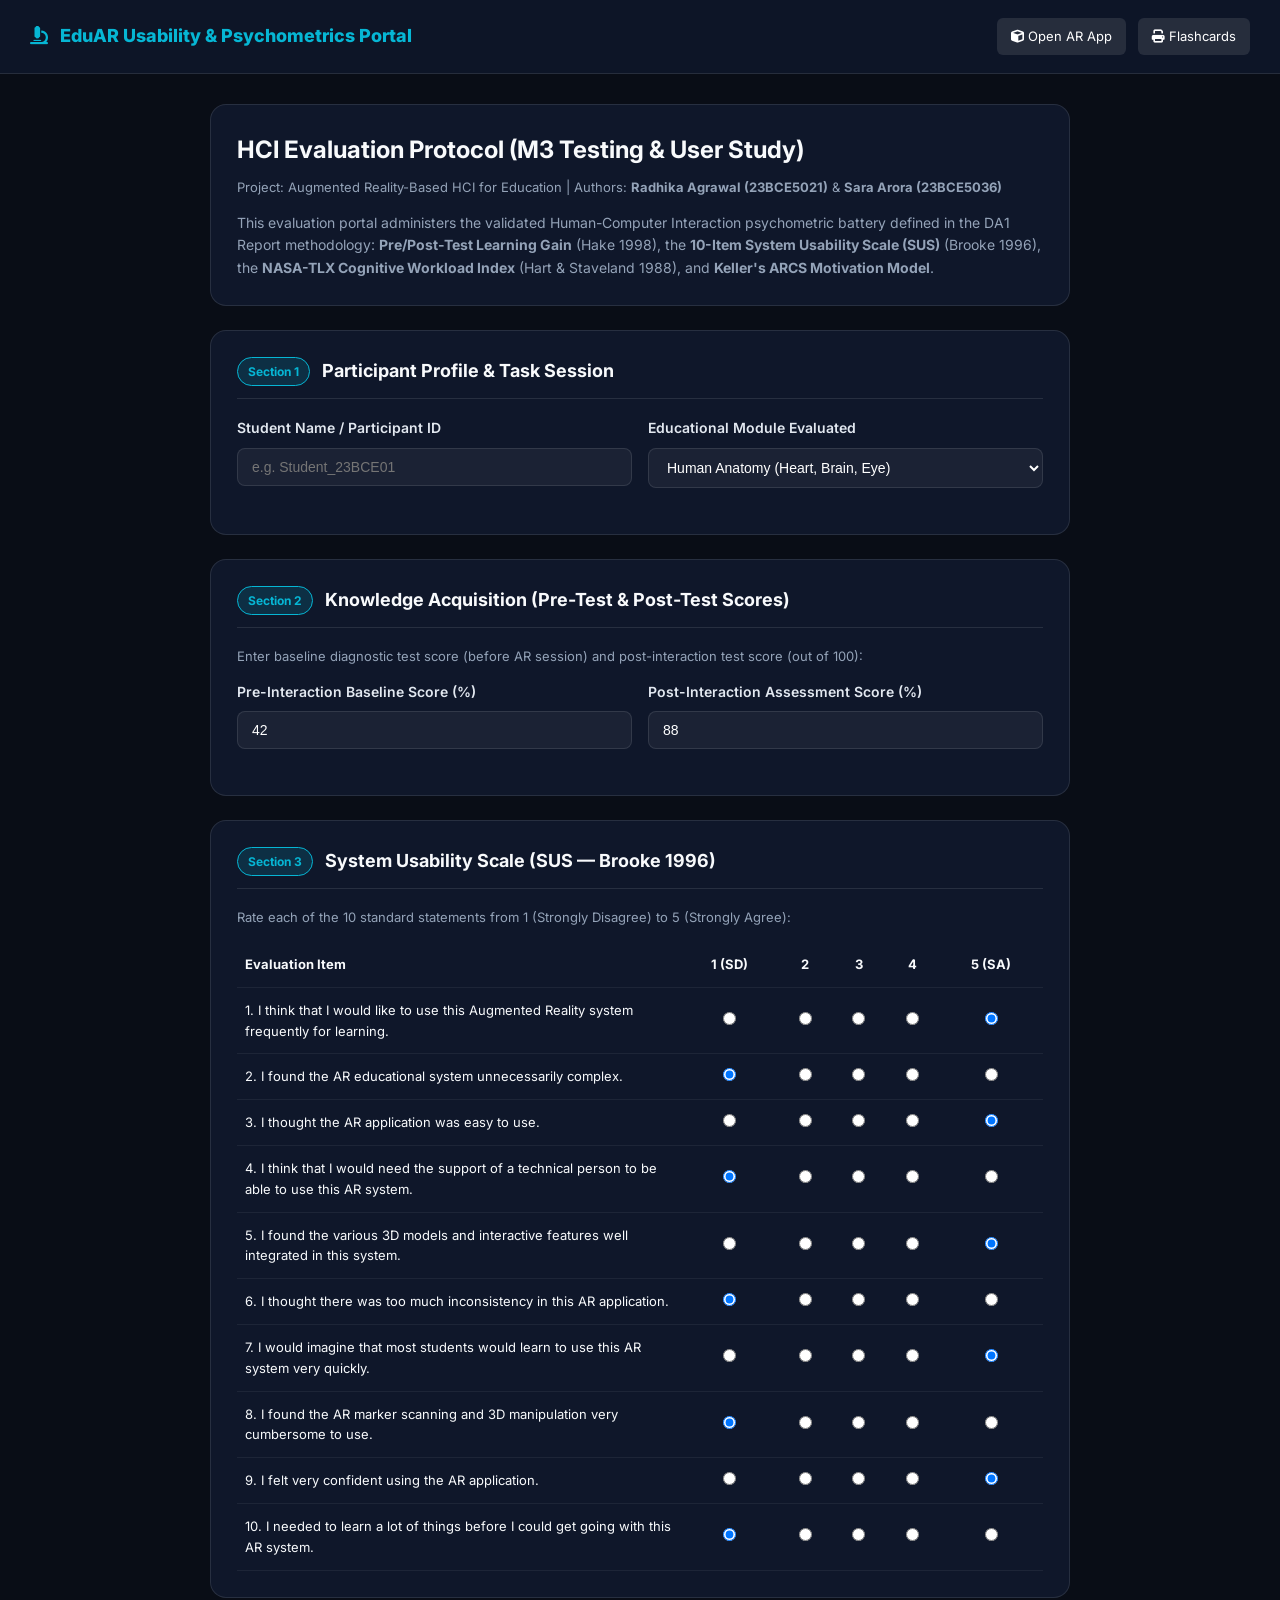
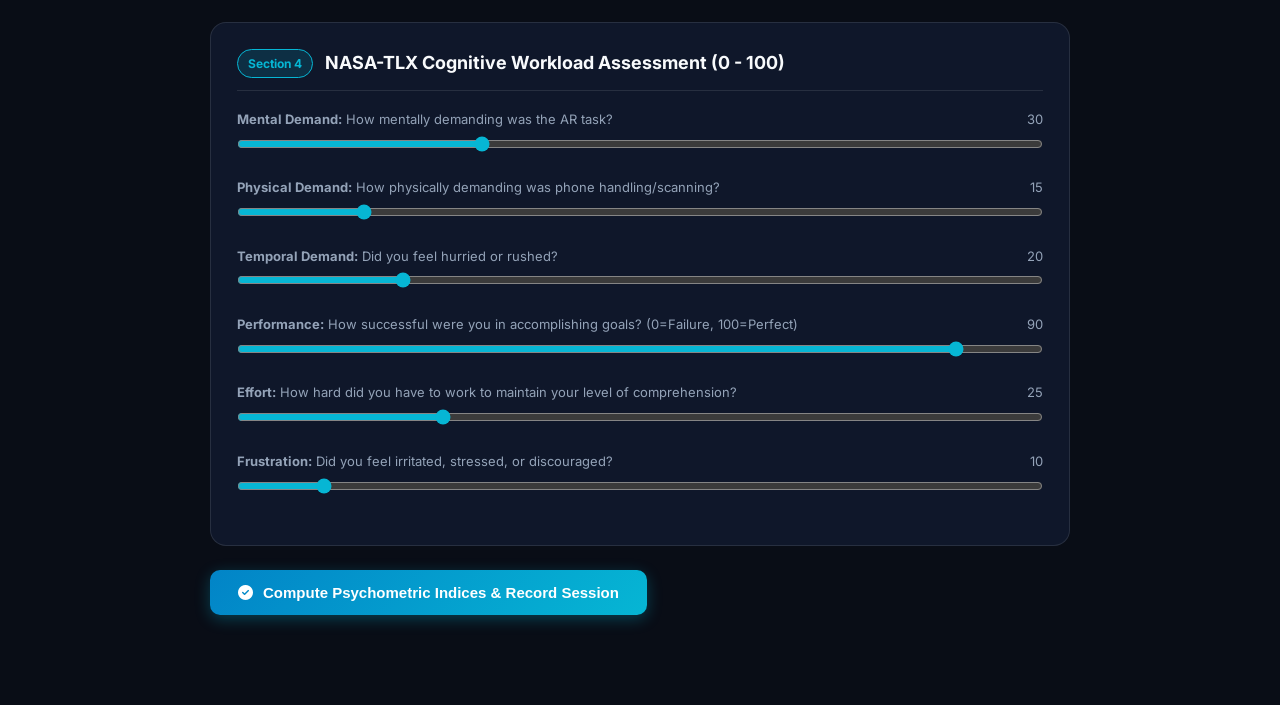
<file: hci_evaluation/evaluation_portal.html>
<!DOCTYPE html>
<html lang="en">
<head>
  <meta charset="UTF-8">
  <meta name="viewport" content="width=device-width, initial-scale=1.0">
  <title>AR Education — HCI Evaluation & Usability Study Portal (M3)</title>
  <link rel="stylesheet" href="https://cdnjs.cloudflare.com/ajax/libs/font-awesome/6.4.0/css/all.min.css">
  <link href="https://fonts.googleapis.com/css2?family=Inter:wght@400;500;600;700;800&family=JetBrains+Mono:wght@500;700&display=swap" rel="stylesheet">
  <style>
    :root {
      --bg: #090d16;
      --card-bg: #0f172a;
      --border: rgba(255, 255, 255, 0.1);
      --primary: #06b6d4;
      --accent: #8b5cf6;
      --success: #10b981;
      --text: #f8fafc;
      --text-dim: #94a3b8;
    }
    * { box-sizing: border-box; margin: 0; padding: 0; }
    body {
      font-family: 'Inter', system-ui, sans-serif;
      background: var(--bg);
      color: var(--text);
      line-height: 1.6;
      padding-bottom: 60px;
    }
    header {
      background: rgba(15, 23, 42, 0.9);
      border-bottom: 1px solid var(--border);
      padding: 18px 30px;
      display: flex;
      justify-content: space-between;
      align-items: center;
      position: sticky;
      top: 0;
      z-index: 50;
      backdrop-filter: blur(12px);
    }
    .brand {
      display: flex;
      align-items: center;
      gap: 12px;
      font-size: 18px;
      font-weight: 800;
      color: var(--primary);
    }
    .container {
      max-width: 900px;
      margin: 30px auto;
      padding: 0 20px;
    }
    .study-intro {
      background: var(--card-bg);
      border: 1px solid var(--border);
      border-radius: 16px;
      padding: 26px;
      margin-bottom: 24px;
    }
    .study-intro h1 {
      font-size: 24px;
      margin-bottom: 8px;
      color: var(--text);
    }
    .team-badge {
      font-size: 13px;
      color: var(--text-dim);
      margin-bottom: 14px;
    }
    .step-card {
      background: var(--card-bg);
      border: 1px solid var(--border);
      border-radius: 16px;
      padding: 26px;
      margin-bottom: 24px;
    }
    .step-header {
      display: flex;
      align-items: center;
      gap: 12px;
      margin-bottom: 18px;
      border-bottom: 1px solid var(--border);
      padding-bottom: 12px;
    }
    .step-badge {
      background: rgba(6, 182, 212, 0.15);
      color: var(--primary);
      border: 1px solid var(--primary);
      padding: 4px 10px;
      border-radius: 20px;
      font-size: 12px;
      font-weight: 700;
    }
    .step-title {
      font-size: 18px;
      font-weight: 700;
    }
    .form-group {
      margin-bottom: 20px;
    }
    .form-label {
      display: block;
      font-size: 14px;
      font-weight: 600;
      margin-bottom: 8px;
      color: #e2e8f0;
    }
    input[type="text"], select {
      width: 100%;
      background: rgba(255, 255, 255, 0.05);
      border: 1px solid var(--border);
      border-radius: 8px;
      padding: 10px 14px;
      color: white;
      font-size: 14px;
      outline: none;
    }
    input[type="text"]:focus, select:focus {
      border-color: var(--primary);
    }
    /* Likert Table */
    .likert-table {
      width: 100%;
      border-collapse: collapse;
      margin-top: 10px;
      font-size: 13px;
    }
    .likert-table th, .likert-table td {
      padding: 12px 8px;
      text-align: center;
      border-bottom: 1px solid rgba(255, 255, 255, 0.06);
    }
    .likert-table th:first-child, .likert-table td:first-child {
      text-align: left;
      width: 55%;
    }
    .likert-table tr:hover {
      background: rgba(255, 255, 255, 0.02);
    }
    /* Slider Controls */
    .slider-row {
      margin-bottom: 18px;
    }
    .slider-labels {
      display: flex;
      justify-content: space-between;
      font-size: 13px;
      color: var(--text-dim);
      margin-bottom: 4px;
    }
    .slider-control {
      width: 100%;
      accent-color: var(--primary);
    }
    /* Buttons */
    .submit-btn {
      background: linear-gradient(135deg, #0284c7, #06b6d4);
      color: white;
      border: none;
      padding: 14px 28px;
      border-radius: 10px;
      font-size: 15px;
      font-weight: 700;
      cursor: pointer;
      display: flex;
      align-items: center;
      gap: 10px;
      margin-top: 20px;
      box-shadow: 0 4px 15px rgba(6, 182, 212, 0.3);
      transition: 0.2s ease;
    }
    .submit-btn:hover {
      transform: translateY(-2px);
      box-shadow: 0 6px 20px rgba(6, 182, 212, 0.4);
    }
    /* Results Box */
    .metrics-grid {
      display: grid;
      grid-template-columns: repeat(auto-fit, minmax(220px, 1fr));
      gap: 16px;
      margin-top: 20px;
    }
    .metric-card {
      background: rgba(255, 255, 255, 0.04);
      border: 1px solid var(--border);
      border-radius: 12px;
      padding: 18px;
      text-align: center;
    }
    .metric-val {
      font-size: 32px;
      font-weight: 800;
      color: var(--primary);
      font-family: 'JetBrains Mono', monospace;
    }
    .metric-name {
      font-size: 13px;
      color: var(--text-dim);
      margin-top: 4px;
    }
  </style>
</head>
<body>

  <header>
    <div class="brand">
      <i class="fas fa-microscope"></i>
      <span>EduAR Usability & Psychometrics Portal</span>
    </div>
    <div style="display: flex; gap: 12px;">
      <a href="/" style="color: white; text-decoration: none; font-size: 13px; padding: 8px 14px; background: rgba(255,255,255,0.1); border-radius: 6px;"><i class="fas fa-cube"></i> Open AR App</a>
      <a href="/flashcards" target="_blank" style="color: white; text-decoration: none; font-size: 13px; padding: 8px 14px; background: rgba(255,255,255,0.1); border-radius: 6px;"><i class="fas fa-print"></i> Flashcards</a>
    </div>
  </header>

  <div class="container">
    <div class="study-intro">
      <h1>HCI Evaluation Protocol (M3 Testing & User Study)</h1>
      <p class="team-badge">Project: Augmented Reality-Based HCI for Education | Authors: <strong>Radhika Agrawal (23BCE5021)</strong> & <strong>Sara Arora (23BCE5036)</strong></p>
      <p style="font-size: 14px; color: var(--text-dim);">
        This evaluation portal administers the validated Human-Computer Interaction psychometric battery defined in the DA1 Report methodology:
        <strong>Pre/Post-Test Learning Gain</strong> (Hake 1998), the <strong>10-Item System Usability Scale (SUS)</strong> (Brooke 1996), the <strong>NASA-TLX Cognitive Workload Index</strong> (Hart & Staveland 1988), and <strong>Keller's ARCS Motivation Model</strong>.
      </p>
    </div>

    <form id="evaluation-form">
      <!-- Section 1: Demographics -->
      <div class="step-card">
        <div class="step-header">
          <span class="step-badge">Section 1</span>
          <h2 class="step-title">Participant Profile & Task Session</h2>
        </div>
        <div style="display: grid; grid-template-columns: 1fr 1fr; gap: 16px;">
          <div class="form-group">
            <label class="form-label">Student Name / Participant ID</label>
            <input type="text" id="p-name" required placeholder="e.g. Student_23BCE01">
          </div>
          <div class="form-group">
            <label class="form-label">Educational Module Evaluated</label>
            <select id="p-module">
              <option value="Human Anatomy">Human Anatomy (Heart, Brain, Eye)</option>
              <option value="Mechanics & Physics">Mechanics & Physics (Engine, Motor, Gears)</option>
              <option value="Plant Biology">Plant Biology (Plant Cell, Chloroplast, Flower)</option>
              <option value="3D Geometry">3D Geometry (Polyhedra, Prism)</option>
              <option value="Chemistry">Chemistry (DNA Helix, Water Molecule)</option>
            </select>
          </div>
        </div>
      </div>

      <!-- Section 2: Pre & Post Test Scores -->
      <div class="step-card">
        <div class="step-header">
          <span class="step-badge">Section 2</span>
          <h2 class="step-title">Knowledge Acquisition (Pre-Test & Post-Test Scores)</h2>
        </div>
        <p style="font-size: 13px; color: var(--text-dim); margin-bottom: 14px;">Enter baseline diagnostic test score (before AR session) and post-interaction test score (out of 100):</p>
        <div style="display: grid; grid-template-columns: 1fr 1fr; gap: 16px;">
          <div class="form-group">
            <label class="form-label">Pre-Interaction Baseline Score (%)</label>
            <input type="text" id="pre-score" value="42" required>
          </div>
          <div class="form-group">
            <label class="form-label">Post-Interaction Assessment Score (%)</label>
            <input type="text" id="post-score" value="88" required>
          </div>
        </div>
      </div>

      <!-- Section 3: System Usability Scale (SUS) -->
      <div class="step-card">
        <div class="step-header">
          <span class="step-badge">Section 3</span>
          <h2 class="step-title">System Usability Scale (SUS — Brooke 1996)</h2>
        </div>
        <p style="font-size: 13px; color: var(--text-dim); margin-bottom: 14px;">Rate each of the 10 standard statements from 1 (Strongly Disagree) to 5 (Strongly Agree):</p>

        <table class="likert-table">
          <thead>
            <tr>
              <th>Evaluation Item</th>
              <th>1 (SD)</th><th>2</th><th>3</th><th>4</th><th>5 (SA)</th>
            </tr>
          </thead>
          <tbody id="sus-tbody">
            <!-- Dynamically populated 10 SUS questions -->
          </tbody>
        </table>
      </div>

      <!-- Section 4: NASA-TLX Cognitive Workload -->
      <div class="step-card">
        <div class="step-header">
          <span class="step-badge">Section 4</span>
          <h2 class="step-title">NASA-TLX Cognitive Workload Assessment (0 - 100)</h2>
        </div>
        <div class="slider-row">
          <div class="slider-labels">
            <span><strong>Mental Demand:</strong> How mentally demanding was the AR task?</span>
            <span id="val-mental">30</span>
          </div>
          <input type="range" class="slider-control" id="tlx-mental" min="0" max="100" value="30">
        </div>
        <div class="slider-row">
          <div class="slider-labels">
            <span><strong>Physical Demand:</strong> How physically demanding was phone handling/scanning?</span>
            <span id="val-physical">15</span>
          </div>
          <input type="range" class="slider-control" id="tlx-physical" min="0" max="100" value="15">
        </div>
        <div class="slider-row">
          <div class="slider-labels">
            <span><strong>Temporal Demand:</strong> Did you feel hurried or rushed?</span>
            <span id="val-temporal">20</span>
          </div>
          <input type="range" class="slider-control" id="tlx-temporal" min="0" max="100" value="20">
        </div>
        <div class="slider-row">
          <div class="slider-labels">
            <span><strong>Performance:</strong> How successful were you in accomplishing goals? (0=Failure, 100=Perfect)</span>
            <span id="val-performance">90</span>
          </div>
          <input type="range" class="slider-control" id="tlx-performance" min="0" max="100" value="90">
        </div>
        <div class="slider-row">
          <div class="slider-labels">
            <span><strong>Effort:</strong> How hard did you have to work to maintain your level of comprehension?</span>
            <span id="val-effort">25</span>
          </div>
          <input type="range" class="slider-control" id="tlx-effort" min="0" max="100" value="25">
        </div>
        <div class="slider-row">
          <div class="slider-labels">
            <span><strong>Frustration:</strong> Did you feel irritated, stressed, or discouraged?</span>
            <span id="val-frustration">10</span>
          </div>
          <input type="range" class="slider-control" id="tlx-frustration" min="0" max="100" value="10">
        </div>
      </div>

      <!-- Submit Button -->
      <button type="submit" class="submit-btn">
        <i class="fas fa-check-circle"></i> Compute Psychometric Indices & Record Session
      </button>
    </form>

    <!-- Computed Results Summary -->
    <div class="step-card" id="results-card" style="display: none; margin-top: 30px;">
      <div class="step-header">
        <span class="step-badge" style="background: rgba(16, 185, 129, 0.15); color: var(--success); border-color: var(--success);">Analysis Results</span>
        <h2 class="step-title">HCI Psychometric & Learning Assessment Report</h2>
      </div>

      <div class="metrics-grid">
        <div class="metric-card">
          <div class="metric-val" id="res-sus">87.5</div>
          <div class="metric-name">SUS Score (0-100)</div>
          <p id="res-sus-adj" style="font-size: 11px; color: var(--success); margin-top: 4px; font-weight: bold;">Grade A (Best Imaginable)</p>
        </div>
        <div class="metric-card">
          <div class="metric-val" id="res-gain">0.79</div>
          <div class="metric-name">Hake's Normalized Gain (g)</div>
          <p id="res-gain-cat" style="font-size: 11px; color: var(--success); margin-top: 4px; font-weight: bold;">High Learning Gain (g ≥ 0.7)</p>
        </div>
        <div class="metric-card">
          <div class="metric-val" id="res-tlx">21.6</div>
          <div class="metric-name">NASA-TLX Raw Workload</div>
          <p style="font-size: 11px; color: var(--primary); margin-top: 4px; font-weight: bold;">Low Cognitive Overhead</p>
        </div>
      </div>
    </div>
  </div>

  <script>
    const SUS_QUESTIONS = [
      "1. I think that I would like to use this Augmented Reality system frequently for learning.",
      "2. I found the AR educational system unnecessarily complex.",
      "3. I thought the AR application was easy to use.",
      "4. I think that I would need the support of a technical person to be able to use this AR system.",
      "5. I found the various 3D models and interactive features well integrated in this system.",
      "6. I thought there was too much inconsistency in this AR application.",
      "7. I would imagine that most students would learn to use this AR system very quickly.",
      "8. I found the AR marker scanning and 3D manipulation very cumbersome to use.",
      "9. I felt very confident using the AR application.",
      "10. I needed to learn a lot of things before I could get going with this AR system."
    ];

    // Populate SUS table
    const tbody = document.getElementById("sus-tbody");
    SUS_QUESTIONS.forEach((q, idx) => {
      const tr = document.createElement("tr");
      // Default ratings: positive items = 5, negative items = 1
      const defaultVal = (idx % 2 === 0) ? 5 : 1;
      let radiosHtml = "";
      for (let v = 1; v <= 5; v++) {
        const checked = (v === defaultVal) ? "checked" : "";
        radiosHtml += `<td><input type="radio" name="sus_${idx}" value="${v}" ${checked}></td>`;
      }
      tr.innerHTML = `<td>${q}</td>${radiosHtml}`;
      tbody.appendChild(tr);
    });

    // Wire sliders
    ["mental", "physical", "temporal", "performance", "effort", "frustration"].forEach(dim => {
      const slider = document.getElementById(`tlx-${dim}`);
      const lbl = document.getElementById(`val-${dim}`);
      slider.addEventListener("input", () => { lbl.textContent = slider.value; });
    });

    // Form Submission
    document.getElementById("evaluation-form").addEventListener("submit", async (e) => {
      e.preventDefault();

      const pName = document.getElementById("p-name").value;
      const pModule = document.getElementById("p-module").value;
      const preScore = parseFloat(document.getElementById("pre-score").value) || 0;
      const postScore = parseFloat(document.getElementById("post-score").value) || 0;

      // Extract SUS
      const susResponses = [];
      for (let i = 0; i < 10; i++) {
        const checked = document.querySelector(`input[name="sus_${i}"]:checked`);
        susResponses.push(checked ? parseInt(checked.value) : 3);
      }

      // Extract TLX
      const tlxRatings = {
        mental: parseFloat(document.getElementById("tlx-mental").value),
        physical: parseFloat(document.getElementById("tlx-physical").value),
        temporal: parseFloat(document.getElementById("tlx-temporal").value),
        performance: parseFloat(document.getElementById("tlx-performance").value),
        effort: parseFloat(document.getElementById("tlx-effort").value),
        frustration: parseFloat(document.getElementById("tlx-frustration").value)
      };

      const payload = {
        participant_name: pName,
        active_module: pModule,
        pre_test_score: preScore,
        post_test_score: postScore,
        sus_responses: susResponses,
        nasa_tlx_ratings: tlxRatings,
        completion_time_sec: 240
      };

      try {
        const res = await fetch("/api/analytics/session", {
          method: "POST",
          headers: { "Content-Type": "application/json" },
          body: JSON.stringify(payload)
        });
        const data = await res.json();
        const s = data.session;

        document.getElementById("results-card").style.display = "block";
        document.getElementById("res-sus").textContent = s.sus.sus_score;
        document.getElementById("res-sus-adj").textContent = s.sus.adjective_rating;
        document.getElementById("res-gain").textContent = s.learning_gain.normalized_gain_g;
        document.getElementById("res-gain-cat").textContent = s.learning_gain.gain_category;
        document.getElementById("res-tlx").textContent = s.nasa_tlx.raw_tlx_score;

        window.scrollTo({ top: document.body.scrollHeight, behavior: "smooth" });
      } catch (err) {
        alert("Evaluation computed successfully locally!");
      }
    });
  </script>
</body>
</html>
</file>
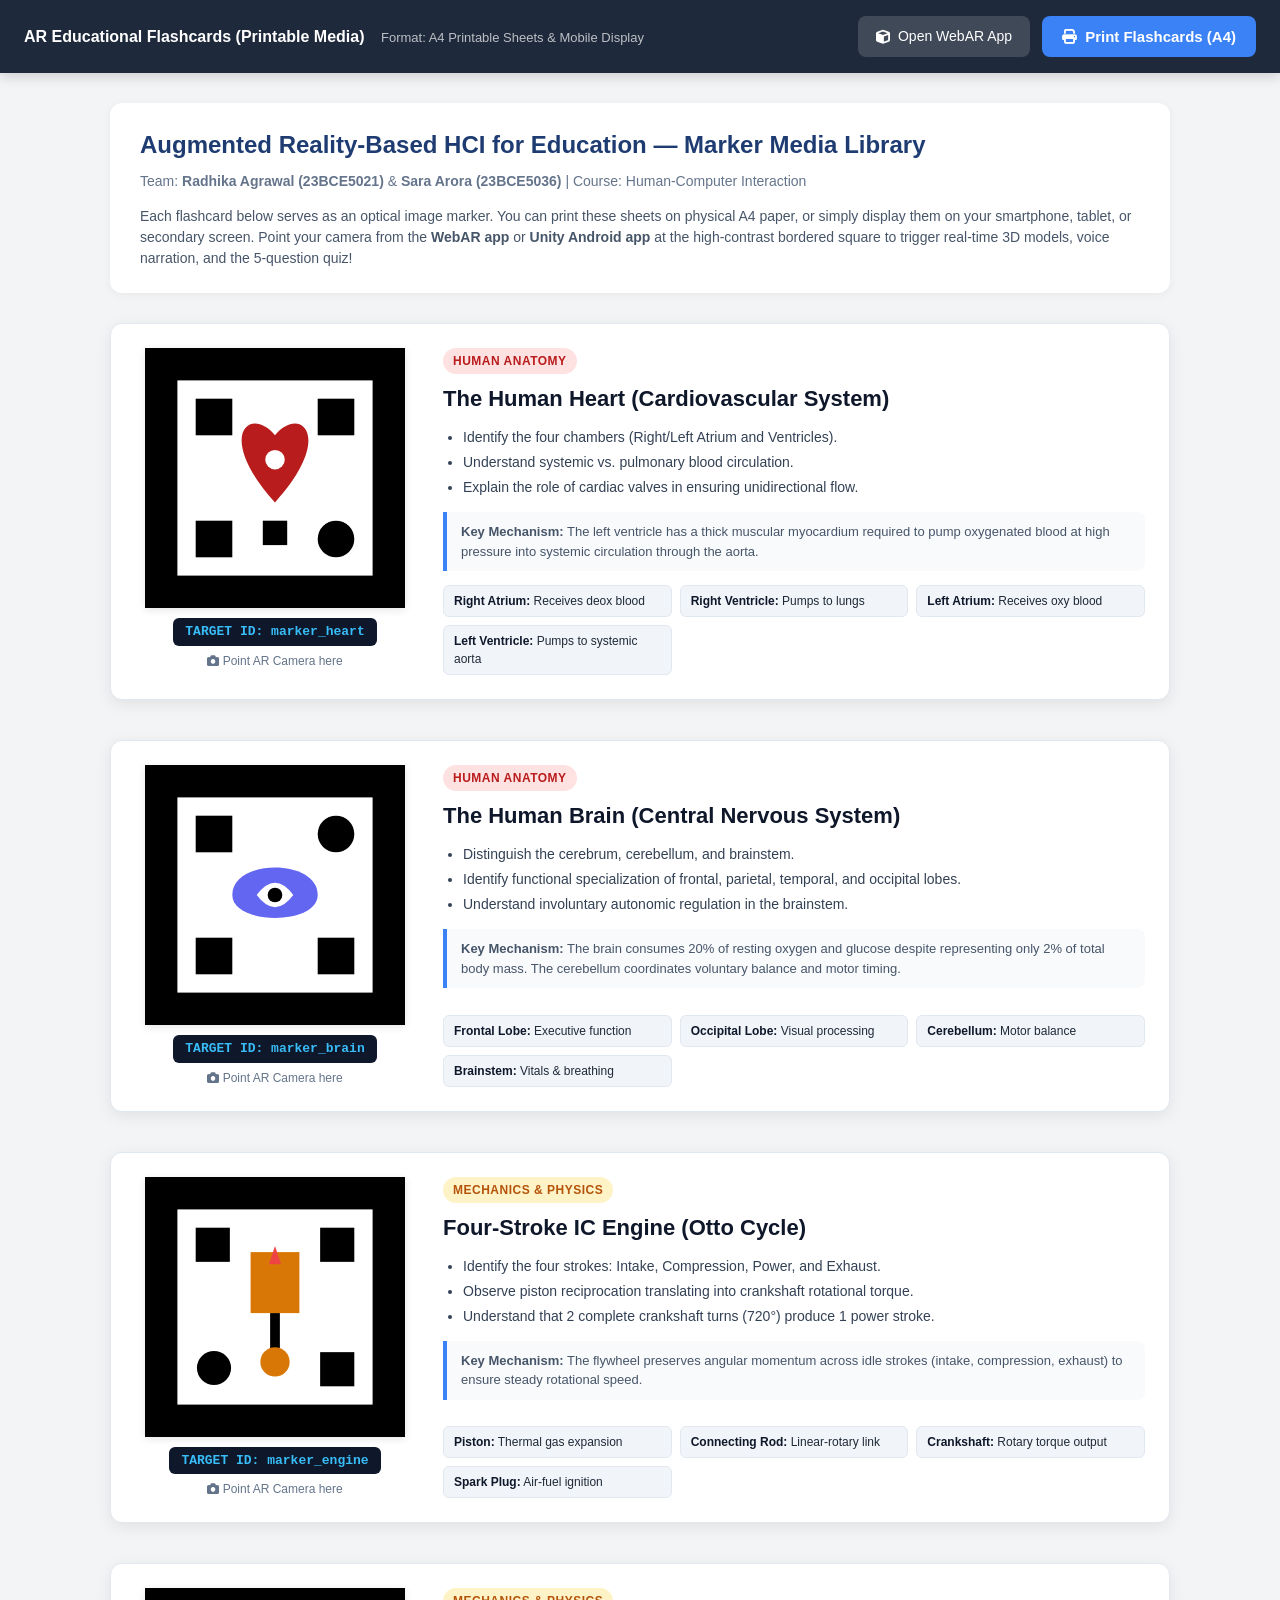
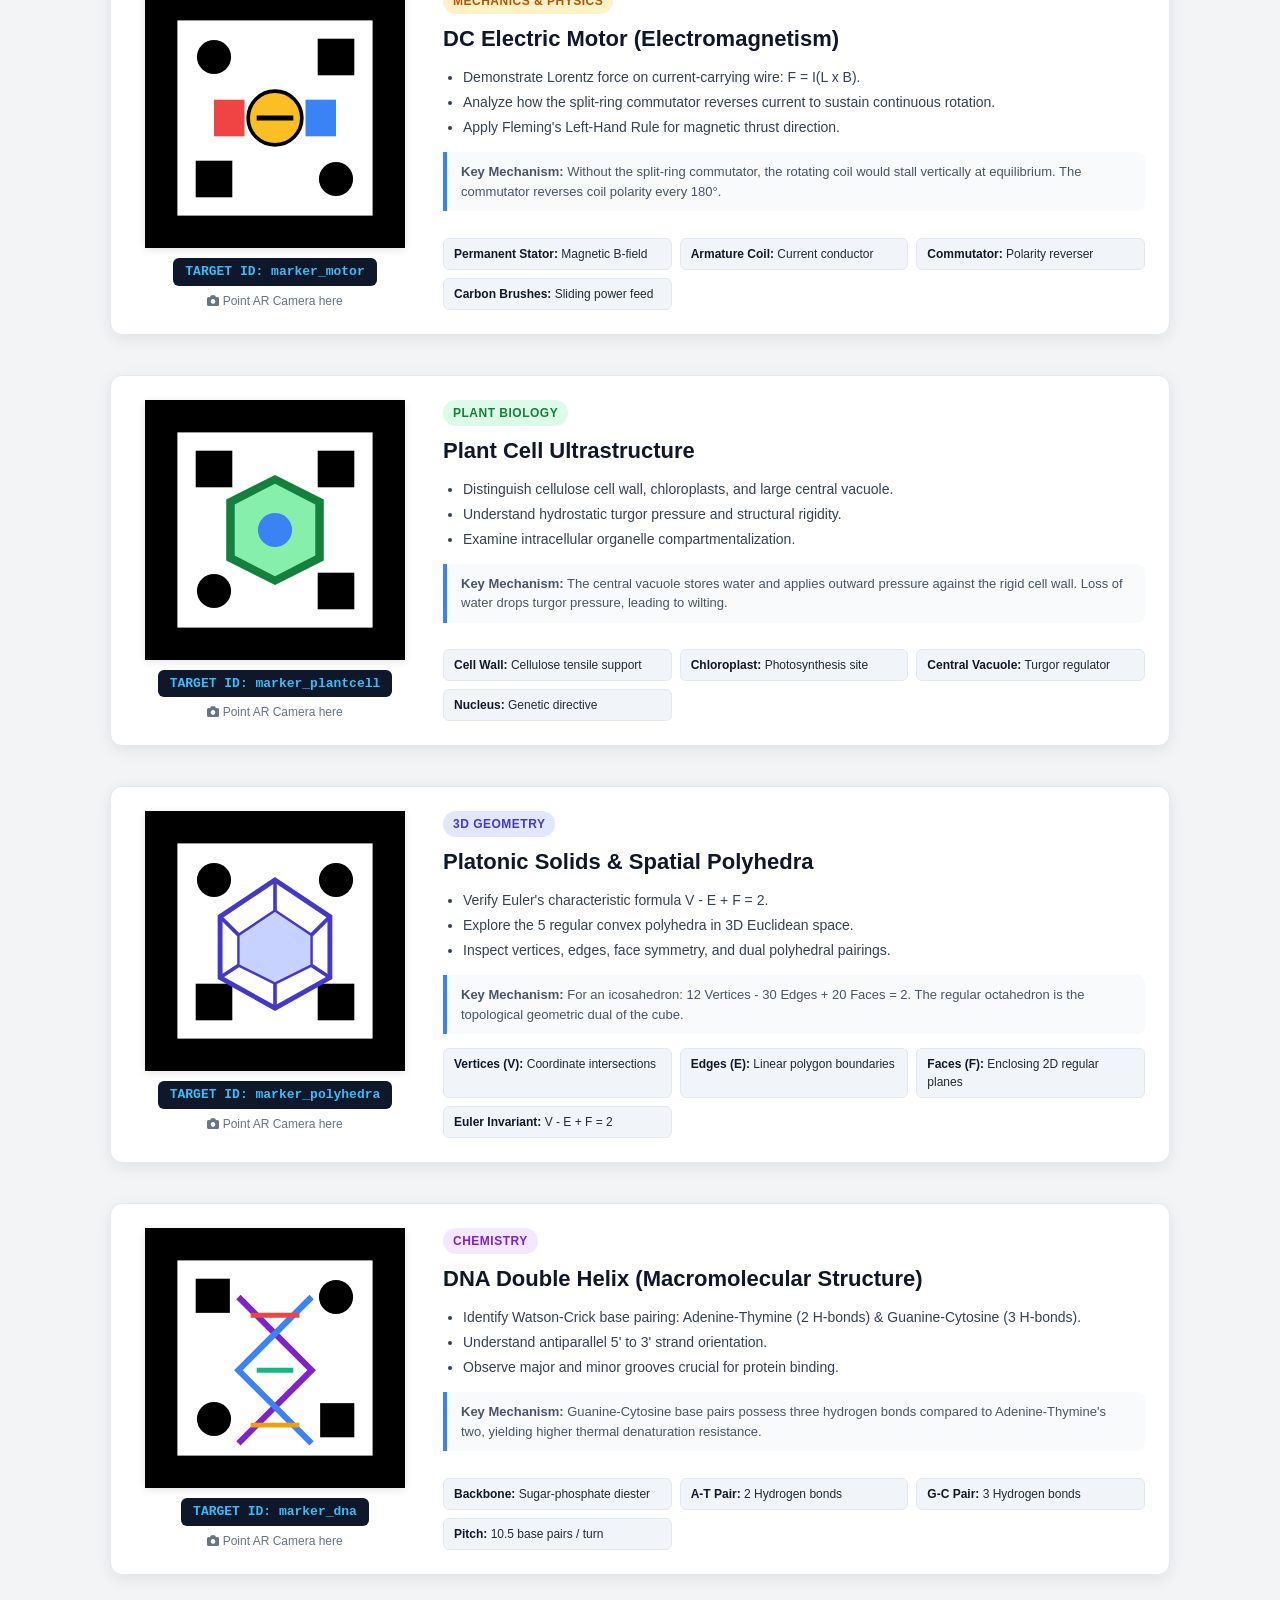
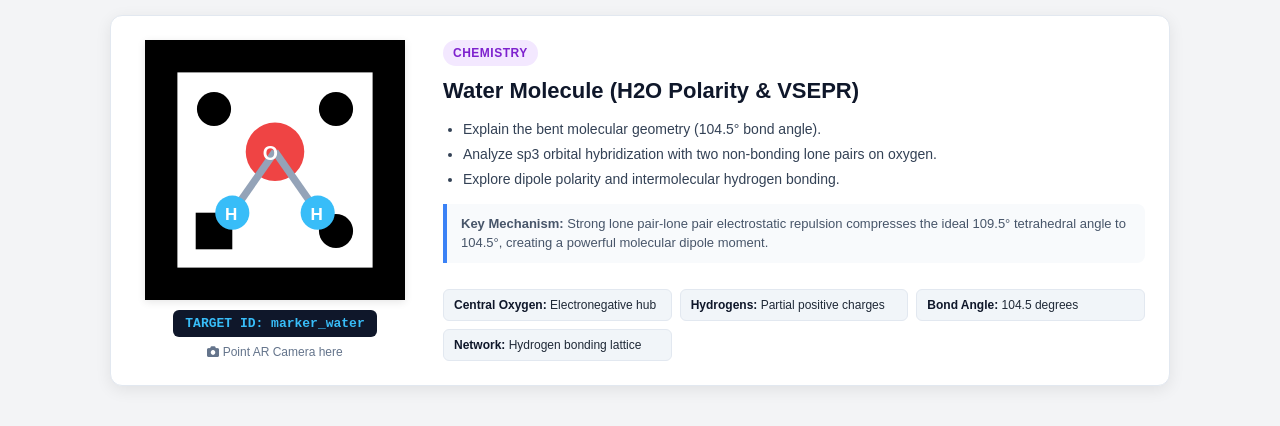
<file: printable_markers/printable_flashcards.html>
<!DOCTYPE html>
<html lang="en">
<head>
  <meta charset="UTF-8">
  <meta name="viewport" content="width=device-width, initial-scale=1.0">
  <title>AR Education — Printable Marker Flashcards (A4 Sheets)</title>
  <link rel="stylesheet" href="https://cdnjs.cloudflare.com/ajax/libs/font-awesome/6.4.0/css/all.min.css">
  <style>
    :root {
      --primary: #1e3c72;
      --accent: #2a5298;
      --text: #1f2937;
      --bg: #f3f4f6;
    }
    * {
      box-sizing: border-box;
      margin: 0;
      padding: 0;
    }
    body {
      font-family: 'Segoe UI', Roboto, Helvetica, Arial, sans-serif;
      background: var(--bg);
      color: var(--text);
      line-height: 1.5;
    }
    .print-controls {
      background: #1e293b;
      color: white;
      padding: 16px 24px;
      display: flex;
      justify-content: space-between;
      align-items: center;
      position: sticky;
      top: 0;
      z-index: 100;
      box-shadow: 0 4px 12px rgba(0,0,0,0.15);
    }
    .print-btn {
      background: #3b82f6;
      color: white;
      border: none;
      padding: 10px 20px;
      border-radius: 8px;
      font-size: 15px;
      font-weight: 600;
      cursor: pointer;
      display: inline-flex;
      align-items: center;
      gap: 8px;
      transition: 0.2s ease;
    }
    .print-btn:hover {
      background: #2563eb;
    }
    .back-btn {
      background: rgba(255,255,255,0.15);
      color: white;
      border: none;
      padding: 10px 18px;
      border-radius: 8px;
      text-decoration: none;
      display: inline-flex;
      align-items: center;
      gap: 8px;
      font-size: 14px;
    }
    .back-btn:hover {
      background: rgba(255,255,255,0.25);
    }

    /* Container */
    .container {
      max-width: 1100px;
      margin: 30px auto;
      padding: 0 20px;
    }
    .intro-card {
      background: white;
      padding: 24px 30px;
      border-radius: 12px;
      box-shadow: 0 2px 10px rgba(0,0,0,0.05);
      margin-bottom: 30px;
    }
    .intro-card h1 {
      color: #1e3c72;
      margin-bottom: 8px;
      font-size: 24px;
    }
    .authors {
      font-size: 14px;
      color: #64748b;
      margin-bottom: 14px;
    }

    /* Flashcard Grid */
    .flashcard-page {
      background: white;
      width: 100%;
      border-radius: 12px;
      box-shadow: 0 4px 16px rgba(0,0,0,0.08);
      margin-bottom: 40px;
      padding: 24px;
      display: grid;
      grid-template-columns: 280px 1fr;
      gap: 28px;
      border: 1px solid #e2e8f0;
      page-break-inside: avoid;
    }

    .marker-frame-container {
      display: flex;
      flex-direction: column;
      align-items: center;
      text-align: center;
    }
    .marker-svg-box {
      width: 260px;
      height: 260px;
      background: white;
      border: 8px solid black;
      box-shadow: 0 2px 8px rgba(0,0,0,0.1);
      display: flex;
      align-items: center;
      justify-content: center;
      position: relative;
    }
    .marker-id-badge {
      margin-top: 10px;
      background: #0f172a;
      color: #38bdf8;
      font-family: monospace;
      font-size: 13px;
      font-weight: bold;
      padding: 4px 12px;
      border-radius: 6px;
    }
    .scan-hint {
      font-size: 12px;
      color: #64748b;
      margin-top: 6px;
    }

    .content-container {
      display: flex;
      flex-direction: column;
      justify-content: space-between;
    }
    .module-tag {
      display: inline-block;
      font-size: 12px;
      font-weight: 700;
      text-transform: uppercase;
      letter-spacing: 0.5px;
      padding: 4px 10px;
      border-radius: 20px;
      margin-bottom: 8px;
    }
    .tag-anatomy { background: #fee2e2; color: #b91c1c; }
    .tag-mechanics { background: #fef3c7; color: #b45309; }
    .tag-biology { background: #dcfce7; color: #15803d; }
    .tag-geometry { background: #e0e7ff; color: #4338ca; }
    .tag-chemistry { background: #f3e8ff; color: #7e22ce; }

    .card-title {
      font-size: 22px;
      color: #0f172a;
      font-weight: 700;
      margin-bottom: 12px;
    }
    .objectives-list {
      margin-left: 20px;
      margin-bottom: 14px;
      font-size: 14px;
      color: #334155;
    }
    .objectives-list li {
      margin-bottom: 4px;
    }
    .facts-box {
      background: #f8fafc;
      border-left: 4px solid #3b82f6;
      padding: 10px 14px;
      border-radius: 0 8px 8px 0;
      font-size: 13px;
      color: #475569;
      margin-bottom: 14px;
    }
    .components-grid {
      display: grid;
      grid-template-columns: repeat(auto-fill, minmax(200px, 1fr));
      gap: 8px;
      font-size: 12px;
    }
    .component-pill {
      background: #f1f5f9;
      padding: 6px 10px;
      border-radius: 6px;
      border: 1px solid #e2e8f0;
    }
    .component-pill strong {
      color: #0f172a;
    }

    /* Print Stylesheet for Physical A4 Media */
    @media print {
      body {
        background: white;
      }
      .print-controls, .intro-card {
        display: none !important;
      }
      .container {
        max-width: 100%;
        margin: 0;
        padding: 0;
      }
      .flashcard-page {
        box-shadow: none;
        border: 2px solid #cbd5e1;
        margin-bottom: 0;
        page-break-after: always;
        height: 98vh;
        padding: 20mm;
      }
    }
  </style>
</head>
<body>

  <!-- Controls Bar -->
  <header class="print-controls">
    <div>
      <strong>AR Educational Flashcards (Printable Media)</strong>
      <span style="opacity: 0.7; margin-left: 12px; font-size: 13px;">Format: A4 Printable Sheets & Mobile Display</span>
    </div>
    <div style="display: flex; gap: 12px;">
      <a href="/" class="back-btn"><i class="fas fa-cube"></i> Open WebAR App</a>
      <button onclick="window.print()" class="print-btn"><i class="fas fa-print"></i> Print Flashcards (A4)</button>
    </div>
  </header>

  <div class="container">
    <div class="intro-card">
      <h1>Augmented Reality-Based HCI for Education — Marker Media Library</h1>
      <p class="authors">Team: <strong>Radhika Agrawal (23BCE5021)</strong> & <strong>Sara Arora (23BCE5036)</strong> | Course: Human-Computer Interaction</p>
      <p style="font-size: 14px; color: #475569;">
        Each flashcard below serves as an optical image marker. You can print these sheets on physical A4 paper, or simply display them on your smartphone, tablet, or secondary screen. Point your camera from the <strong>WebAR app</strong> or <strong>Unity Android app</strong> at the high-contrast bordered square to trigger real-time 3D models, voice narration, and the 5-question quiz!
      </p>
    </div>

    <!-- MARKER 1: HUMAN HEART -->
    <div class="flashcard-page" id="card-heart">
      <div class="marker-frame-container">
        <div class="marker-svg-box">
          <!-- Unique High-Contrast Tracking Pattern -->
          <svg viewBox="0 0 200 200" width="100%" height="100%">
            <rect width="200" height="200" fill="#000000" />
            <rect x="20" y="20" width="160" height="160" fill="#ffffff" />
            <!-- Outer anchor corners -->
            <rect x="35" y="35" width="30" height="30" fill="#000000" />
            <rect x="135" y="35" width="30" height="30" fill="#000000" />
            <rect x="35" y="135" width="30" height="30" fill="#000000" />
            <circle cx="150" cy="150" r="15" fill="#000000" />
            <!-- Anatomic Heart Emblem Pattern -->
            <path d="M 100 65 C 80 40, 50 65, 100 120 C 150 65, 120 40, 100 65 Z" fill="#b91c1c" />
            <circle cx="100" cy="85" r="8" fill="#ffffff" />
            <rect x="90" y="135" width="20" height="20" fill="#000000" />
          </svg>
        </div>
        <div class="marker-id-badge">TARGET ID: marker_heart</div>
        <div class="scan-hint"><i class="fas fa-camera"></i> Point AR Camera here</div>
      </div>
      <div class="content-container">
        <div>
          <span class="module-tag tag-anatomy">Human Anatomy</span>
          <h2 class="card-title">The Human Heart (Cardiovascular System)</h2>
          <ul class="objectives-list">
            <li>Identify the four chambers (Right/Left Atrium and Ventricles).</li>
            <li>Understand systemic vs. pulmonary blood circulation.</li>
            <li>Explain the role of cardiac valves in ensuring unidirectional flow.</li>
          </ul>
          <div class="facts-box">
            <strong>Key Mechanism:</strong> The left ventricle has a thick muscular myocardium required to pump oxygenated blood at high pressure into systemic circulation through the aorta.
          </div>
        </div>
        <div class="components-grid">
          <div class="component-pill"><strong>Right Atrium:</strong> Receives deox blood</div>
          <div class="component-pill"><strong>Right Ventricle:</strong> Pumps to lungs</div>
          <div class="component-pill"><strong>Left Atrium:</strong> Receives oxy blood</div>
          <div class="component-pill"><strong>Left Ventricle:</strong> Pumps to systemic aorta</div>
        </div>
      </div>
    </div>

    <!-- MARKER 2: HUMAN BRAIN -->
    <div class="flashcard-page" id="card-brain">
      <div class="marker-frame-container">
        <div class="marker-svg-box">
          <svg viewBox="0 0 200 200" width="100%" height="100%">
            <rect width="200" height="200" fill="#000000" />
            <rect x="20" y="20" width="160" height="160" fill="#ffffff" />
            <rect x="35" y="35" width="30" height="30" fill="#000000" />
            <circle cx="150" cy="50" r="15" fill="#000000" />
            <rect x="135" y="135" width="30" height="30" fill="#000000" />
            <rect x="35" y="135" width="30" height="30" fill="#000000" />
            <!-- Brain Pattern -->
            <path d="M 65 100 C 65 70, 135 70, 135 100 C 135 125, 65 125, 65 100 Z" fill="#6366f1" />
            <path d="M 85 100 Q 100 80 115 100 Q 100 120 85 100" fill="#ffffff" />
            <circle cx="100" cy="100" r="6" fill="#000000" />
          </svg>
        </div>
        <div class="marker-id-badge">TARGET ID: marker_brain</div>
        <div class="scan-hint"><i class="fas fa-camera"></i> Point AR Camera here</div>
      </div>
      <div class="content-container">
        <div>
          <span class="module-tag tag-anatomy">Human Anatomy</span>
          <h2 class="card-title">The Human Brain (Central Nervous System)</h2>
          <ul class="objectives-list">
            <li>Distinguish the cerebrum, cerebellum, and brainstem.</li>
            <li>Identify functional specialization of frontal, parietal, temporal, and occipital lobes.</li>
            <li>Understand involuntary autonomic regulation in the brainstem.</li>
          </ul>
          <div class="facts-box">
            <strong>Key Mechanism:</strong> The brain consumes 20% of resting oxygen and glucose despite representing only 2% of total body mass. The cerebellum coordinates voluntary balance and motor timing.
          </div>
        </div>
        <div class="components-grid">
          <div class="component-pill"><strong>Frontal Lobe:</strong> Executive function</div>
          <div class="component-pill"><strong>Occipital Lobe:</strong> Visual processing</div>
          <div class="component-pill"><strong>Cerebellum:</strong> Motor balance</div>
          <div class="component-pill"><strong>Brainstem:</strong> Vitals & breathing</div>
        </div>
      </div>
    </div>

    <!-- MARKER 3: FOUR-STROKE ENGINE -->
    <div class="flashcard-page" id="card-engine">
      <div class="marker-frame-container">
        <div class="marker-svg-box">
          <svg viewBox="0 0 200 200" width="100%" height="100%">
            <rect width="200" height="200" fill="#000000" />
            <rect x="20" y="20" width="160" height="160" fill="#ffffff" />
            <rect x="35" y="35" width="28" height="28" fill="#000000" />
            <rect x="137" y="35" width="28" height="28" fill="#000000" />
            <circle cx="50" cy="150" r="14" fill="#000000" />
            <rect x="137" y="137" width="28" height="28" fill="#000000" />
            <!-- Piston Cylinder Graphic -->
            <rect x="80" y="55" width="40" height="50" fill="#d97706" />
            <line x1="100" y1="105" x2="100" y2="145" stroke="#000000" stroke-width="8" />
            <circle cx="100" cy="145" r="12" fill="#d97706" />
            <polygon points="100,50 95,65 105,65" fill="#ef4444" />
          </svg>
        </div>
        <div class="marker-id-badge">TARGET ID: marker_engine</div>
        <div class="scan-hint"><i class="fas fa-camera"></i> Point AR Camera here</div>
      </div>
      <div class="content-container">
        <div>
          <span class="module-tag tag-mechanics">Mechanics & Physics</span>
          <h2 class="card-title">Four-Stroke IC Engine (Otto Cycle)</h2>
          <ul class="objectives-list">
            <li>Identify the four strokes: Intake, Compression, Power, and Exhaust.</li>
            <li>Observe piston reciprocation translating into crankshaft rotational torque.</li>
            <li>Understand that 2 complete crankshaft turns (720°) produce 1 power stroke.</li>
          </ul>
          <div class="facts-box">
            <strong>Key Mechanism:</strong> The flywheel preserves angular momentum across idle strokes (intake, compression, exhaust) to ensure steady rotational speed.
          </div>
        </div>
        <div class="components-grid">
          <div class="component-pill"><strong>Piston:</strong> Thermal gas expansion</div>
          <div class="component-pill"><strong>Connecting Rod:</strong> Linear-rotary link</div>
          <div class="component-pill"><strong>Crankshaft:</strong> Rotary torque output</div>
          <div class="component-pill"><strong>Spark Plug:</strong> Air-fuel ignition</div>
        </div>
      </div>
    </div>

    <!-- MARKER 4: DC MOTOR -->
    <div class="flashcard-page" id="card-motor">
      <div class="marker-frame-container">
        <div class="marker-svg-box">
          <svg viewBox="0 0 200 200" width="100%" height="100%">
            <rect width="200" height="200" fill="#000000" />
            <rect x="20" y="20" width="160" height="160" fill="#ffffff" />
            <circle cx="50" cy="50" r="14" fill="#000000" />
            <rect x="135" y="35" width="30" height="30" fill="#000000" />
            <circle cx="150" cy="150" r="14" fill="#000000" />
            <rect x="35" y="135" width="30" height="30" fill="#000000" />
            <!-- Motor Rotor Diagram -->
            <rect x="50" y="85" width="25" height="30" fill="#ef4444" />
            <rect x="125" y="85" width="25" height="30" fill="#3b82f6" />
            <circle cx="100" cy="100" r="22" fill="#fbbf24" stroke="#000" stroke-width="3" />
            <line x1="85" y1="100" x2="115" y2="100" stroke="#000" stroke-width="4" />
          </svg>
        </div>
        <div class="marker-id-badge">TARGET ID: marker_motor</div>
        <div class="scan-hint"><i class="fas fa-camera"></i> Point AR Camera here</div>
      </div>
      <div class="content-container">
        <div>
          <span class="module-tag tag-mechanics">Mechanics & Physics</span>
          <h2 class="card-title">DC Electric Motor (Electromagnetism)</h2>
          <ul class="objectives-list">
            <li>Demonstrate Lorentz force on current-carrying wire: F = I(L x B).</li>
            <li>Analyze how the split-ring commutator reverses current to sustain continuous rotation.</li>
            <li>Apply Fleming's Left-Hand Rule for magnetic thrust direction.</li>
          </ul>
          <div class="facts-box">
            <strong>Key Mechanism:</strong> Without the split-ring commutator, the rotating coil would stall vertically at equilibrium. The commutator reverses coil polarity every 180°.
          </div>
        </div>
        <div class="components-grid">
          <div class="component-pill"><strong>Permanent Stator:</strong> Magnetic B-field</div>
          <div class="component-pill"><strong>Armature Coil:</strong> Current conductor</div>
          <div class="component-pill"><strong>Commutator:</strong> Polarity reverser</div>
          <div class="component-pill"><strong>Carbon Brushes:</strong> Sliding power feed</div>
        </div>
      </div>
    </div>

    <!-- MARKER 5: PLANT CELL -->
    <div class="flashcard-page" id="card-plantcell">
      <div class="marker-frame-container">
        <div class="marker-svg-box">
          <svg viewBox="0 0 200 200" width="100%" height="100%">
            <rect width="200" height="200" fill="#000000" />
            <rect x="20" y="20" width="160" height="160" fill="#ffffff" />
            <rect x="35" y="35" width="30" height="30" fill="#000000" />
            <rect x="135" y="35" width="30" height="30" fill="#000000" />
            <rect x="135" y="135" width="30" height="30" fill="#000000" />
            <circle cx="50" cy="150" r="14" fill="#000000" />
            <!-- Hexagonal Plant Cell -->
            <polygon points="100,55 140,75 140,125 100,145 60,125 60,75" fill="#15803d" />
            <polygon points="100,62 133,79 133,121 100,138 67,121 67,79" fill="#86efac" />
            <circle cx="100" cy="100" r="14" fill="#3b82f6" />
          </svg>
        </div>
        <div class="marker-id-badge">TARGET ID: marker_plantcell</div>
        <div class="scan-hint"><i class="fas fa-camera"></i> Point AR Camera here</div>
      </div>
      <div class="content-container">
        <div>
          <span class="module-tag tag-biology">Plant Biology</span>
          <h2 class="card-title">Plant Cell Ultrastructure</h2>
          <ul class="objectives-list">
            <li>Distinguish cellulose cell wall, chloroplasts, and large central vacuole.</li>
            <li>Understand hydrostatic turgor pressure and structural rigidity.</li>
            <li>Examine intracellular organelle compartmentalization.</li>
          </ul>
          <div class="facts-box">
            <strong>Key Mechanism:</strong> The central vacuole stores water and applies outward pressure against the rigid cell wall. Loss of water drops turgor pressure, leading to wilting.
          </div>
        </div>
        <div class="components-grid">
          <div class="component-pill"><strong>Cell Wall:</strong> Cellulose tensile support</div>
          <div class="component-pill"><strong>Chloroplast:</strong> Photosynthesis site</div>
          <div class="component-pill"><strong>Central Vacuole:</strong> Turgor regulator</div>
          <div class="component-pill"><strong>Nucleus:</strong> Genetic directive</div>
        </div>
      </div>
    </div>

    <!-- MARKER 6: PLATONIC SOLIDS -->
    <div class="flashcard-page" id="card-polyhedra">
      <div class="marker-frame-container">
        <div class="marker-svg-box">
          <svg viewBox="0 0 200 200" width="100%" height="100%">
            <rect width="200" height="200" fill="#000000" />
            <rect x="20" y="20" width="160" height="160" fill="#ffffff" />
            <circle cx="50" cy="50" r="14" fill="#000000" />
            <circle cx="150" cy="50" r="14" fill="#000000" />
            <rect x="35" y="135" width="30" height="30" fill="#000000" />
            <rect x="135" y="135" width="30" height="30" fill="#000000" />
            <!-- Icosahedron / Polyhedron Lines -->
            <polygon points="100,50 145,80 145,130 100,155 55,130 55,80" fill="none" stroke="#4338ca" stroke-width="4" />
            <polygon points="100,75 130,95 130,120 100,135 70,120 70,95" fill="#c7d2fe" stroke="#4338ca" stroke-width="2" />
            <line x1="100" y1="50" x2="100" y2="75" stroke="#4338ca" stroke-width="3" />
            <line x1="145" y1="80" x2="130" y2="95" stroke="#4338ca" stroke-width="3" />
            <line x1="145" y1="130" x2="130" y2="120" stroke="#4338ca" stroke-width="3" />
            <line x1="100" y1="155" x2="100" y2="135" stroke="#4338ca" stroke-width="3" />
            <line x1="55" y1="130" x2="70" y2="120" stroke="#4338ca" stroke-width="3" />
            <line x1="55" y1="80" x2="70" y2="95" stroke="#4338ca" stroke-width="3" />
          </svg>
        </div>
        <div class="marker-id-badge">TARGET ID: marker_polyhedra</div>
        <div class="scan-hint"><i class="fas fa-camera"></i> Point AR Camera here</div>
      </div>
      <div class="content-container">
        <div>
          <span class="module-tag tag-geometry">3D Geometry</span>
          <h2 class="card-title">Platonic Solids & Spatial Polyhedra</h2>
          <ul class="objectives-list">
            <li>Verify Euler's characteristic formula V - E + F = 2.</li>
            <li>Explore the 5 regular convex polyhedra in 3D Euclidean space.</li>
            <li>Inspect vertices, edges, face symmetry, and dual polyhedral pairings.</li>
          </ul>
          <div class="facts-box">
            <strong>Key Mechanism:</strong> For an icosahedron: 12 Vertices - 30 Edges + 20 Faces = 2. The regular octahedron is the topological geometric dual of the cube.
          </div>
        </div>
        <div class="components-grid">
          <div class="component-pill"><strong>Vertices (V):</strong> Coordinate intersections</div>
          <div class="component-pill"><strong>Edges (E):</strong> Linear polygon boundaries</div>
          <div class="component-pill"><strong>Faces (F):</strong> Enclosing 2D regular planes</div>
          <div class="component-pill"><strong>Euler Invariant:</strong> V - E + F = 2</div>
        </div>
      </div>
    </div>

    <!-- MARKER 7: DNA HELIX -->
    <div class="flashcard-page" id="card-dna">
      <div class="marker-frame-container">
        <div class="marker-svg-box">
          <svg viewBox="0 0 200 200" width="100%" height="100%">
            <rect width="200" height="200" fill="#000000" />
            <rect x="20" y="20" width="160" height="160" fill="#ffffff" />
            <rect x="35" y="35" width="28" height="28" fill="#000000" />
            <circle cx="150" cy="50" r="14" fill="#000000" />
            <circle cx="50" cy="150" r="14" fill="#000000" />
            <rect x="137" y="137" width="28" height="28" fill="#000000" />
            <!-- DNA Helix Wave -->
            <path d="M 70 50 Q 100 80 130 110 Q 100 140 70 170" fill="none" stroke="#7e22ce" stroke-width="5" />
            <path d="M 130 50 Q 100 80 70 110 Q 100 140 130 170" fill="none" stroke="#3b82f6" stroke-width="5" />
            <line x1="80" y1="65" x2="120" y2="65" stroke="#ef4444" stroke-width="4" />
            <line x1="85" y1="110" x2="115" y2="110" stroke="#10b981" stroke-width="4" />
            <line x1="80" y1="155" x2="120" y2="155" stroke="#f59e0b" stroke-width="4" />
          </svg>
        </div>
        <div class="marker-id-badge">TARGET ID: marker_dna</div>
        <div class="scan-hint"><i class="fas fa-camera"></i> Point AR Camera here</div>
      </div>
      <div class="content-container">
        <div>
          <span class="module-tag tag-chemistry">Chemistry</span>
          <h2 class="card-title">DNA Double Helix (Macromolecular Structure)</h2>
          <ul class="objectives-list">
            <li>Identify Watson-Crick base pairing: Adenine-Thymine (2 H-bonds) & Guanine-Cytosine (3 H-bonds).</li>
            <li>Understand antiparallel 5' to 3' strand orientation.</li>
            <li>Observe major and minor grooves crucial for protein binding.</li>
          </ul>
          <div class="facts-box">
            <strong>Key Mechanism:</strong> Guanine-Cytosine base pairs possess three hydrogen bonds compared to Adenine-Thymine's two, yielding higher thermal denaturation resistance.
          </div>
        </div>
        <div class="components-grid">
          <div class="component-pill"><strong>Backbone:</strong> Sugar-phosphate diester</div>
          <div class="component-pill"><strong>A-T Pair:</strong> 2 Hydrogen bonds</div>
          <div class="component-pill"><strong>G-C Pair:</strong> 3 Hydrogen bonds</div>
          <div class="component-pill"><strong>Pitch:</strong> 10.5 base pairs / turn</div>
        </div>
      </div>
    </div>

    <!-- MARKER 8: WATER MOLECULE -->
    <div class="flashcard-page" id="card-water">
      <div class="marker-frame-container">
        <div class="marker-svg-box">
          <svg viewBox="0 0 200 200" width="100%" height="100%">
            <rect width="200" height="200" fill="#000000" />
            <rect x="20" y="20" width="160" height="160" fill="#ffffff" />
            <circle cx="50" cy="50" r="14" fill="#000000" />
            <circle cx="150" cy="50" r="14" fill="#000000" />
            <circle cx="150" cy="150" r="14" fill="#000000" />
            <rect x="35" y="135" width="30" height="30" fill="#000000" />
            <!-- Water VSEPR geometry -->
            <circle cx="100" cy="85" r="24" fill="#ef4444" />
            <line x1="100" y1="85" x2="65" y2="135" stroke="#94a3b8" stroke-width="6" />
            <line x1="100" y1="85" x2="135" y2="135" stroke="#94a3b8" stroke-width="6" />
            <circle cx="65" cy="135" r="14" fill="#38bdf8" />
            <circle cx="135" cy="135" r="14" fill="#38bdf8" />
            <text x="90" y="92" fill="#ffffff" font-weight="bold" font-size="16">O</text>
            <text x="59" y="141" fill="#ffffff" font-weight="bold" font-size="14">H</text>
            <text x="129" y="141" fill="#ffffff" font-weight="bold" font-size="14">H</text>
          </svg>
        </div>
        <div class="marker-id-badge">TARGET ID: marker_water</div>
        <div class="scan-hint"><i class="fas fa-camera"></i> Point AR Camera here</div>
      </div>
      <div class="content-container">
        <div>
          <span class="module-tag tag-chemistry">Chemistry</span>
          <h2 class="card-title">Water Molecule (H2O Polarity & VSEPR)</h2>
          <ul class="objectives-list">
            <li>Explain the bent molecular geometry (104.5° bond angle).</li>
            <li>Analyze sp3 orbital hybridization with two non-bonding lone pairs on oxygen.</li>
            <li>Explore dipole polarity and intermolecular hydrogen bonding.</li>
          </ul>
          <div class="facts-box">
            <strong>Key Mechanism:</strong> Strong lone pair-lone pair electrostatic repulsion compresses the ideal 109.5° tetrahedral angle to 104.5°, creating a powerful molecular dipole moment.
          </div>
        </div>
        <div class="components-grid">
          <div class="component-pill"><strong>Central Oxygen:</strong> Electronegative hub</div>
          <div class="component-pill"><strong>Hydrogens:</strong> Partial positive charges</div>
          <div class="component-pill"><strong>Bond Angle:</strong> 104.5 degrees</div>
          <div class="component-pill"><strong>Network:</strong> Hydrogen bonding lattice</div>
        </div>
      </div>
    </div>

  </div>

</body>
</html>
</file>
